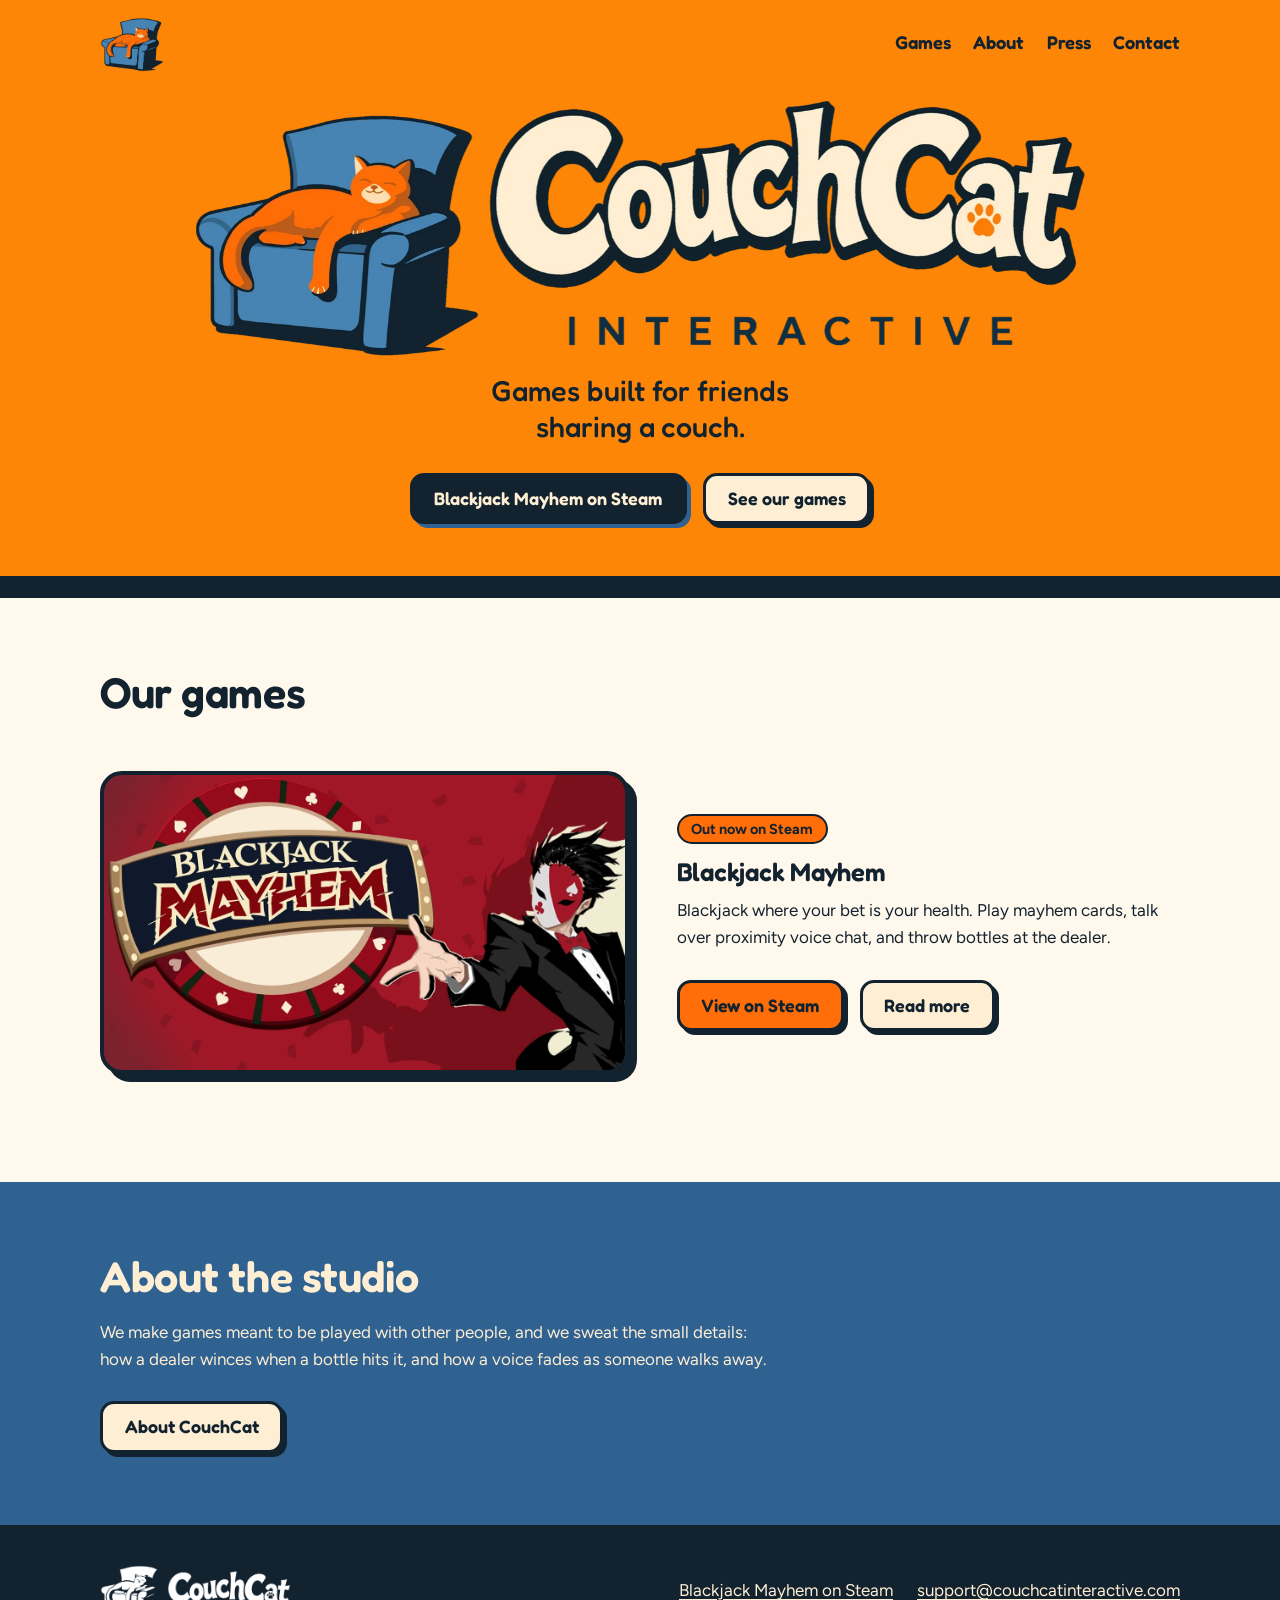
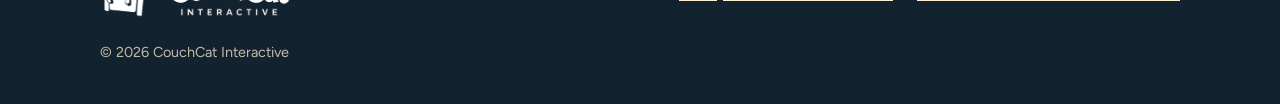
<file: index.html>
<!doctype html>
<html lang="en">
<head>
<meta charset="utf-8">
<meta name="viewport" content="width=device-width, initial-scale=1">
<title>CouchCat Interactive | Independent game studio</title>
<meta name="description" content="CouchCat Interactive is an independent game studio. Makers of Blackjack Mayhem, out now on Steam.">
<link rel="canonical" href="https://couchcatinteractive.com/">
<meta property="og:title" content="CouchCat Interactive | Independent game studio">
<meta property="og:description" content="CouchCat Interactive is an independent game studio. Makers of Blackjack Mayhem, out now on Steam.">
<meta property="og:type" content="website">
<meta property="og:url" content="https://couchcatinteractive.com/">
<meta property="og:image" content="https://couchcatinteractive.com/img/og-image.png">
<meta name="twitter:card" content="summary_large_image">
<meta name="theme-color" content="#FD8606">
<link rel="icon" href="img/favicon-32.png" sizes="32x32" type="image/png">
<link rel="icon" href="img/favicon-192.png" sizes="192x192" type="image/png">
<link rel="apple-touch-icon" href="img/apple-touch-icon.png">
<link rel="preconnect" href="https://fonts.googleapis.com">
<link rel="preconnect" href="https://fonts.gstatic.com" crossorigin>
<link href="https://fonts.googleapis.com/css2?family=Fredoka:wght@500;600;700&family=Figtree:wght@400;500;600;700&display=swap" rel="stylesheet">
<link rel="stylesheet" href="style.css">
</head>
<body>
<a class="skip" href="#main">Skip to content</a>
<header class="site"><div class="wrap bar"><a class="brand home" href="index.html"><img class="mark" src="img/logo-mark.webp" width="700" height="634" alt="CouchCat Interactive home"></a><nav aria-label="Main"><ul><li><a href="games.html">Games</a></li><li><a href="about.html">About</a></li><li><a href="press.html">Press</a></li><li><a href="contact.html">Contact</a></li></ul></nav></div></header>
<main id="main">
<section class="hero"><div class="wrap">
<h1><img class="logo" src="img/logo-full.webp" width="1400" height="414" alt="CouchCat Interactive" fetchpriority="high"></h1>
<p class="tag">Games built for friends sharing a couch.</p>
<div class="actions"><a class="btn dark" href="https://store.steampowered.com/app/4468220/">Blackjack Mayhem on Steam</a><a class="btn" href="games.html">See our games</a></div>
</div></section><div class="floor"></div>
<section class="block"><div class="wrap">
<h2>Our games</h2>
<article class="game"><div class="frame"><img src="img/bjm/capsule.webp" width="1232" height="706" alt="Blackjack Mayhem key art: the masked dealer beside the game logo" loading="lazy"></div><div>
<div class="status live">Out now on Steam</div>
<h3>Blackjack Mayhem</h3><p>Blackjack where your bet is your health. Play mayhem cards, talk over proximity voice chat, and throw bottles at the dealer.</p>
<div class="actions"><a class="btn hot" href="https://store.steampowered.com/app/4468220/">View on Steam</a><a class="btn" href="games.html#blackjack-mayhem">Read more</a></div></div></article>
</div></section>
<section class="block blue"><div class="wrap">
<h2>About the studio</h2>
<p>We make games meant to be played with other people, and we sweat the small details: how a dealer winces when a bottle hits it, and how a voice fades as someone walks away.</p>
<div class="actions"><a class="btn" href="about.html">About CouchCat</a></div>
</div></section>
</main>
<footer class="site"><div class="wrap">
<a href="index.html"><img src="img/logo-white.webp" width="900" height="245" alt="CouchCat Interactive"></a>
<ul><li><a href="https://store.steampowered.com/app/4468220/">Blackjack Mayhem on Steam</a></li><li><a href="mailto:support@couchcatinteractive.com">support@couchcatinteractive.com</a></li></ul>
<small>&copy; 2026 CouchCat Interactive</small>
</div></footer>
</body>
</html>
</file>
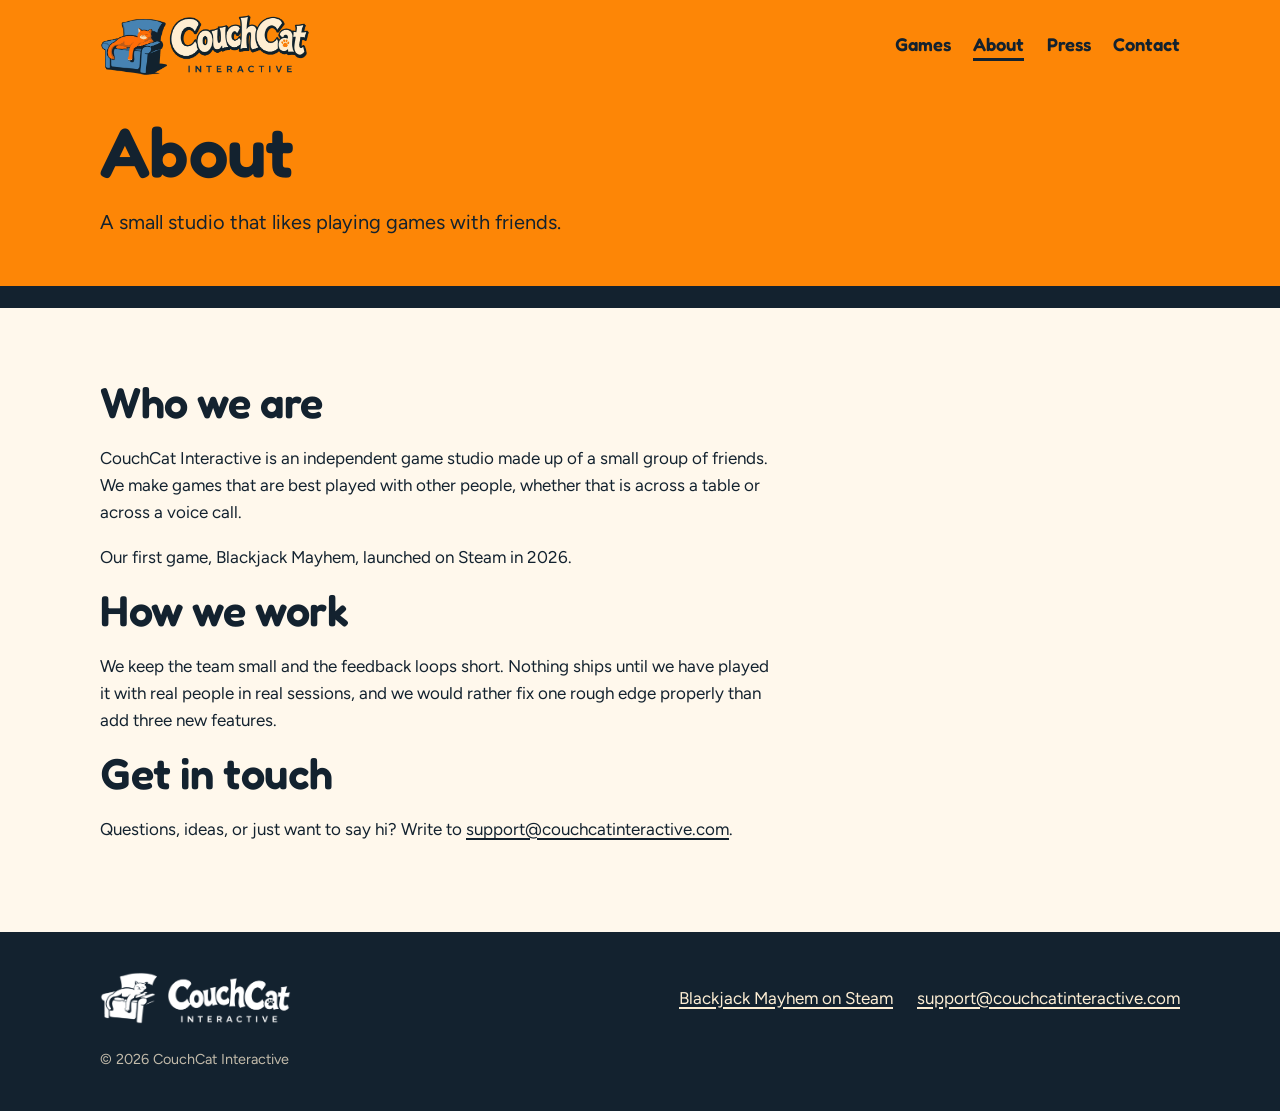
<file: about.html>
<!doctype html>
<html lang="en">
<head>
<meta charset="utf-8">
<meta name="viewport" content="width=device-width, initial-scale=1">
<title>About | CouchCat Interactive</title>
<meta name="description" content="CouchCat Interactive is a small independent studio making games to play with friends.">
<link rel="canonical" href="https://couchcatinteractive.com/about.html">
<meta property="og:title" content="About | CouchCat Interactive">
<meta property="og:description" content="CouchCat Interactive is a small independent studio making games to play with friends.">
<meta property="og:type" content="website">
<meta property="og:url" content="https://couchcatinteractive.com/about.html">
<meta property="og:image" content="https://couchcatinteractive.com/img/og-image.png">
<meta name="twitter:card" content="summary_large_image">
<meta name="theme-color" content="#FD8606">
<link rel="icon" href="img/favicon-32.png" sizes="32x32" type="image/png">
<link rel="icon" href="img/favicon-192.png" sizes="192x192" type="image/png">
<link rel="apple-touch-icon" href="img/apple-touch-icon.png">
<link rel="preconnect" href="https://fonts.googleapis.com">
<link rel="preconnect" href="https://fonts.gstatic.com" crossorigin>
<link href="https://fonts.googleapis.com/css2?family=Fredoka:wght@500;600;700&family=Figtree:wght@400;500;600;700&display=swap" rel="stylesheet">
<link rel="stylesheet" href="style.css">
</head>
<body>
<a class="skip" href="#main">Skip to content</a>
<header class="site"><div class="wrap bar"><a class="brand" href="index.html"><img src="img/logo-full.webp" width="1400" height="414" alt="CouchCat Interactive home"></a><nav aria-label="Main"><ul><li><a href="games.html">Games</a></li><li><a href="about.html" aria-current="page">About</a></li><li><a href="press.html">Press</a></li><li><a href="contact.html">Contact</a></li></ul></nav></div></header>
<main id="main">
<section class="pagehead"><div class="wrap"><h1>About</h1><p>A small studio that likes playing games with friends.</p></div></section><div class="floor"></div>
<section class="block"><div class="wrap">
<h2>Who we are</h2>
<p>CouchCat Interactive is an independent game studio made up of a small group of friends. We make games that are best played with other people, whether that is across a table or across a voice call.</p>
<p>Our first game, Blackjack Mayhem, launched on Steam in 2026.</p>
<h2>How we work</h2>
<p>We keep the team small and the feedback loops short. Nothing ships until we have played it with real people in real sessions, and we would rather fix one rough edge properly than add three new features.</p>
<h2>Get in touch</h2>
<p>Questions, ideas, or just want to say hi? Write to <a href="mailto:support@couchcatinteractive.com">support@couchcatinteractive.com</a>.</p>
</div></section>
</main>
<footer class="site"><div class="wrap">
<a href="index.html"><img src="img/logo-white.webp" width="900" height="245" alt="CouchCat Interactive"></a>
<ul><li><a href="https://store.steampowered.com/app/4468220/">Blackjack Mayhem on Steam</a></li><li><a href="mailto:support@couchcatinteractive.com">support@couchcatinteractive.com</a></li></ul>
<small>&copy; 2026 CouchCat Interactive</small>
</div></footer>
</body>
</html>
</file>
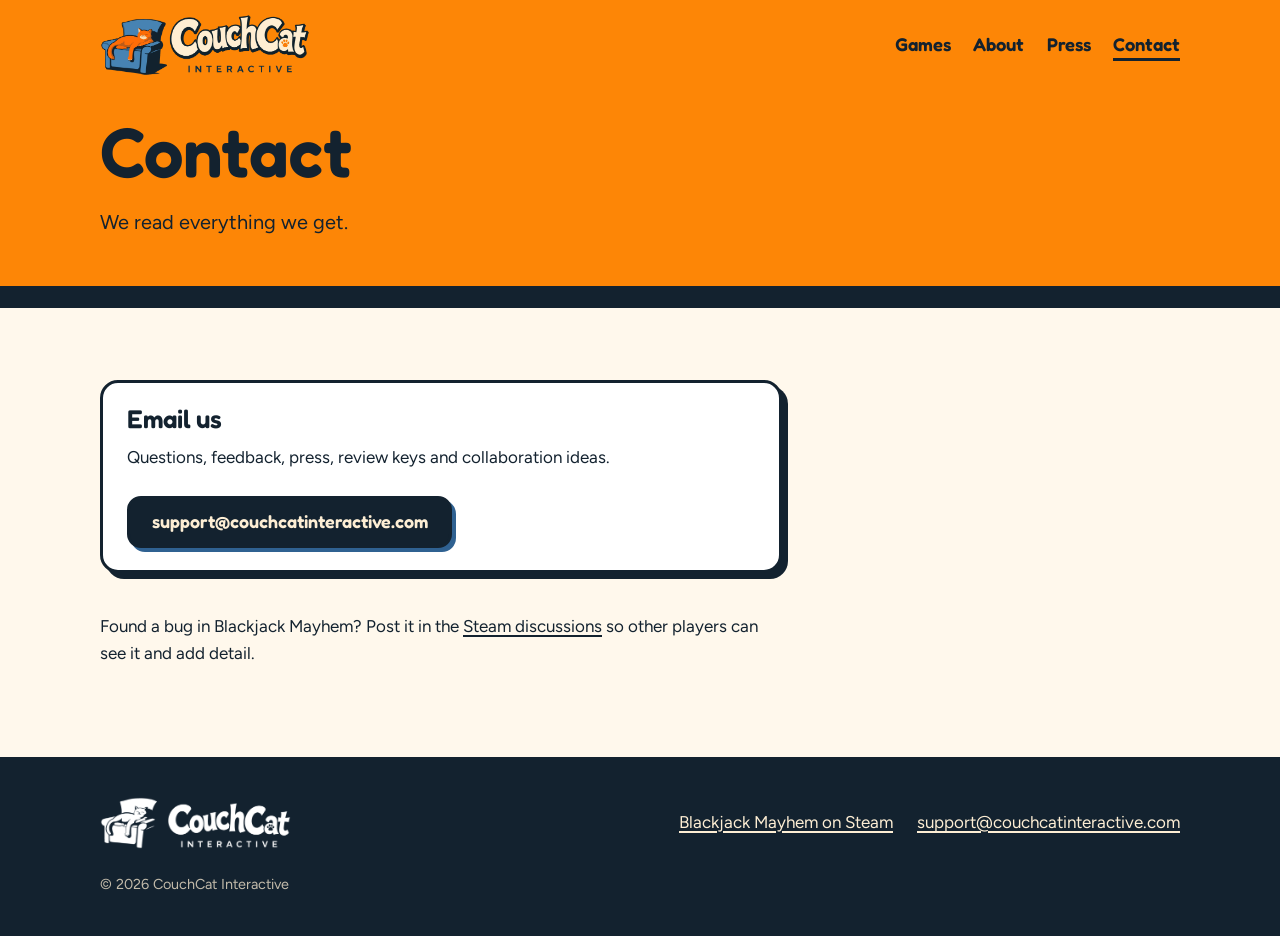
<file: contact.html>
<!doctype html>
<html lang="en">
<head>
<meta charset="utf-8">
<meta name="viewport" content="width=device-width, initial-scale=1">
<title>Contact | CouchCat Interactive</title>
<meta name="description" content="Contact CouchCat Interactive for questions, press and review keys.">
<link rel="canonical" href="https://couchcatinteractive.com/contact.html">
<meta property="og:title" content="Contact | CouchCat Interactive">
<meta property="og:description" content="Contact CouchCat Interactive for questions, press and review keys.">
<meta property="og:type" content="website">
<meta property="og:url" content="https://couchcatinteractive.com/contact.html">
<meta property="og:image" content="https://couchcatinteractive.com/img/og-image.png">
<meta name="twitter:card" content="summary_large_image">
<meta name="theme-color" content="#FD8606">
<link rel="icon" href="img/favicon-32.png" sizes="32x32" type="image/png">
<link rel="icon" href="img/favicon-192.png" sizes="192x192" type="image/png">
<link rel="apple-touch-icon" href="img/apple-touch-icon.png">
<link rel="preconnect" href="https://fonts.googleapis.com">
<link rel="preconnect" href="https://fonts.gstatic.com" crossorigin>
<link href="https://fonts.googleapis.com/css2?family=Fredoka:wght@500;600;700&family=Figtree:wght@400;500;600;700&display=swap" rel="stylesheet">
<link rel="stylesheet" href="style.css">
</head>
<body>
<a class="skip" href="#main">Skip to content</a>
<header class="site"><div class="wrap bar"><a class="brand" href="index.html"><img src="img/logo-full.webp" width="1400" height="414" alt="CouchCat Interactive home"></a><nav aria-label="Main"><ul><li><a href="games.html">Games</a></li><li><a href="about.html">About</a></li><li><a href="press.html">Press</a></li><li><a href="contact.html" aria-current="page">Contact</a></li></ul></nav></div></header>
<main id="main">
<section class="pagehead"><div class="wrap"><h1>Contact</h1><p>We read everything we get.</p></div></section><div class="floor"></div>
<section class="block"><div class="wrap">
<div class="panel"><h3>Email us</h3><p>Questions, feedback, press, review keys and collaboration ideas.</p><a class="btn dark" href="mailto:support@couchcatinteractive.com">support@couchcatinteractive.com</a></div>
<p>Found a bug in Blackjack Mayhem? Post it in the <a href="https://steamcommunity.com/app/4468220/discussions/">Steam discussions</a> so other players can see it and add detail.</p>
</div></section>
</main>
<footer class="site"><div class="wrap">
<a href="index.html"><img src="img/logo-white.webp" width="900" height="245" alt="CouchCat Interactive"></a>
<ul><li><a href="https://store.steampowered.com/app/4468220/">Blackjack Mayhem on Steam</a></li><li><a href="mailto:support@couchcatinteractive.com">support@couchcatinteractive.com</a></li></ul>
<small>&copy; 2026 CouchCat Interactive</small>
</div></footer>
</body>
</html>
</file>
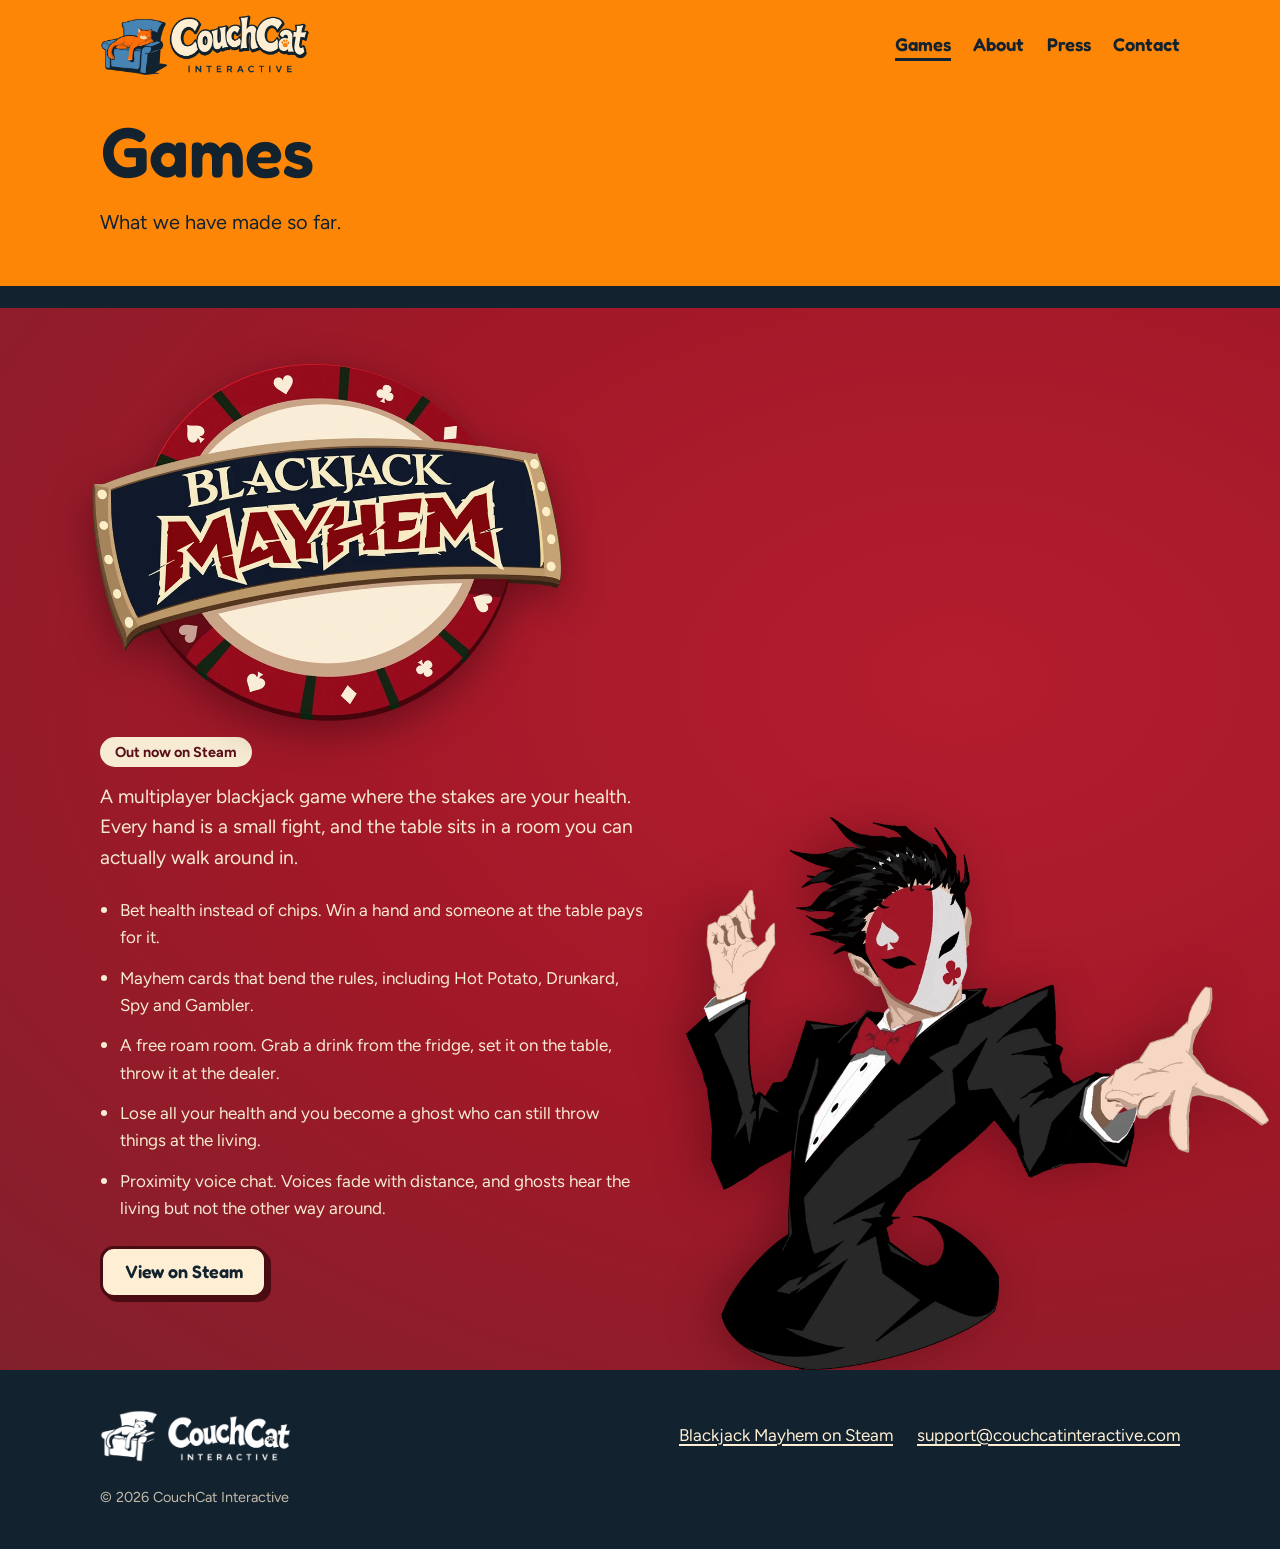
<file: games.html>
<!doctype html>
<html lang="en">
<head>
<meta charset="utf-8">
<meta name="viewport" content="width=device-width, initial-scale=1">
<title>Games | CouchCat Interactive</title>
<meta name="description" content="Blackjack Mayhem, a multiplayer blackjack game where you bet your health. Out now on Steam.">
<link rel="canonical" href="https://couchcatinteractive.com/games.html">
<meta property="og:title" content="Games | CouchCat Interactive">
<meta property="og:description" content="Blackjack Mayhem, a multiplayer blackjack game where you bet your health. Out now on Steam.">
<meta property="og:type" content="website">
<meta property="og:url" content="https://couchcatinteractive.com/games.html">
<meta property="og:image" content="https://couchcatinteractive.com/img/bjm/og.png">
<meta name="twitter:card" content="summary_large_image">
<meta name="theme-color" content="#FD8606">
<link rel="icon" href="img/favicon-32.png" sizes="32x32" type="image/png">
<link rel="icon" href="img/favicon-192.png" sizes="192x192" type="image/png">
<link rel="apple-touch-icon" href="img/apple-touch-icon.png">
<link rel="preconnect" href="https://fonts.googleapis.com">
<link rel="preconnect" href="https://fonts.gstatic.com" crossorigin>
<link href="https://fonts.googleapis.com/css2?family=Fredoka:wght@500;600;700&family=Figtree:wght@400;500;600;700&display=swap" rel="stylesheet">
<link rel="stylesheet" href="style.css">
</head>
<body>
<a class="skip" href="#main">Skip to content</a>
<header class="site"><div class="wrap bar"><a class="brand" href="index.html"><img src="img/logo-full.webp" width="1400" height="414" alt="CouchCat Interactive home"></a><nav aria-label="Main"><ul><li><a href="games.html" aria-current="page">Games</a></li><li><a href="about.html">About</a></li><li><a href="press.html">Press</a></li><li><a href="contact.html">Contact</a></li></ul></nav></div></header>
<main id="main">
<section class="pagehead"><div class="wrap"><h1>Games</h1><p>What we have made so far.</p></div></section><div class="floor"></div>
<section class="band bjm" id="blackjack-mayhem"><div class="wrap inner">
<div class="copy">
<h2 class="logo-head"><img class="game-logo" src="img/bjm/logo.webp" width="900" height="683" alt="Blackjack Mayhem"></h2>
<div class="status">Out now on Steam</div>
<p class="lede">A multiplayer blackjack game where the stakes are your health. Every hand is a small fight, and the table sits in a room you can actually walk around in.</p>
<ul class="features">
<li>Bet health instead of chips. Win a hand and someone at the table pays for it.</li>
<li>Mayhem cards that bend the rules, including Hot Potato, Drunkard, Spy and Gambler.</li>
<li>A free roam room. Grab a drink from the fridge, set it on the table, throw it at the dealer.</li>
<li>Lose all your health and you become a ghost who can still throw things at the living.</li>
<li>Proximity voice chat. Voices fade with distance, and ghosts hear the living but not the other way around.</li>
</ul>
<a class="btn" href="https://store.steampowered.com/app/4468220/">View on Steam</a>
</div>
<img class="dealer" src="img/bjm/dealer.webp" width="1000" height="949" alt="The masked dealer of Blackjack Mayhem, reaching toward the table" loading="lazy">
</div></section>
</main>
<footer class="site"><div class="wrap">
<a href="index.html"><img src="img/logo-white.webp" width="900" height="245" alt="CouchCat Interactive"></a>
<ul><li><a href="https://store.steampowered.com/app/4468220/">Blackjack Mayhem on Steam</a></li><li><a href="mailto:support@couchcatinteractive.com">support@couchcatinteractive.com</a></li></ul>
<small>&copy; 2026 CouchCat Interactive</small>
</div></footer>
</body>
</html>
</file>
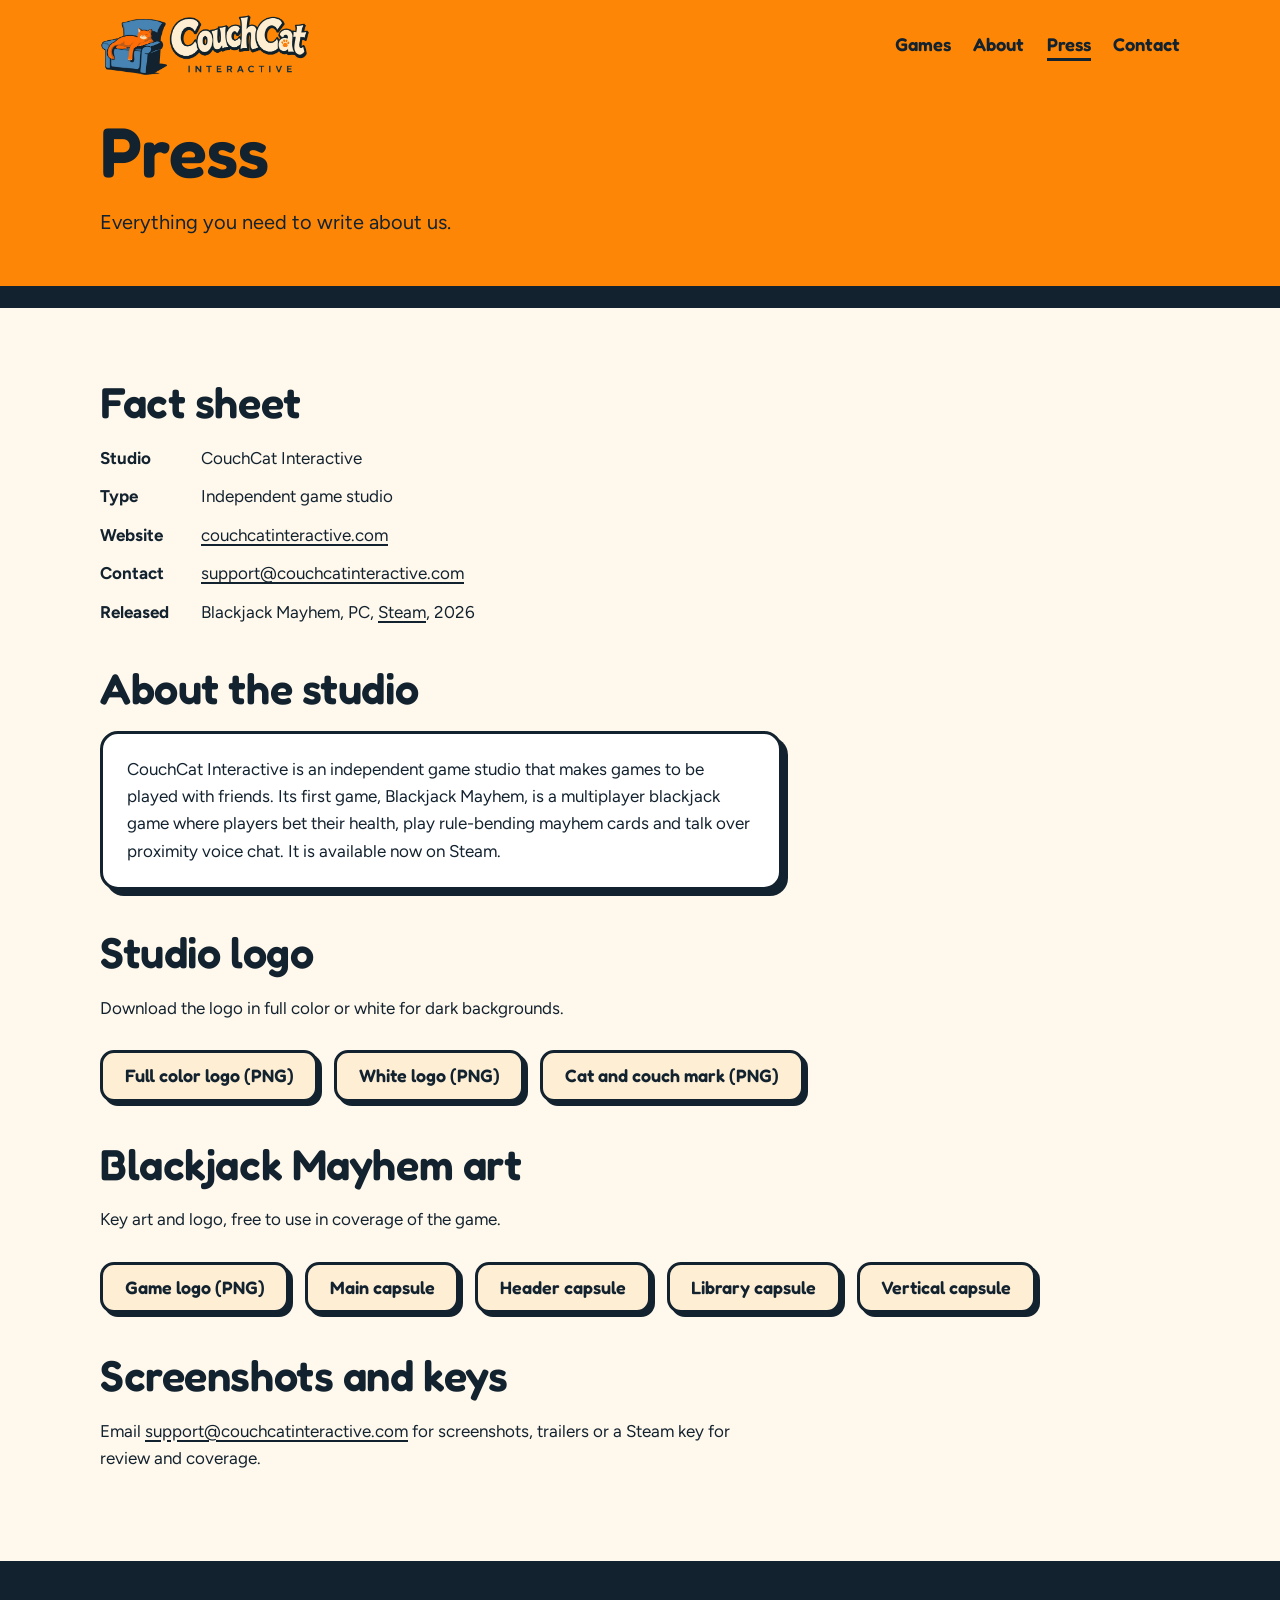
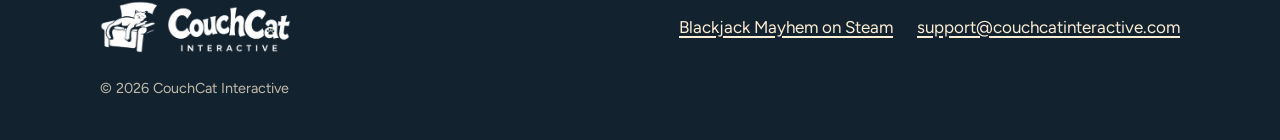
<file: press.html>
<!doctype html>
<html lang="en">
<head>
<meta charset="utf-8">
<meta name="viewport" content="width=device-width, initial-scale=1">
<title>Press | CouchCat Interactive</title>
<meta name="description" content="Fact sheet, studio description, logos and contact for CouchCat Interactive.">
<link rel="canonical" href="https://couchcatinteractive.com/press.html">
<meta property="og:title" content="Press | CouchCat Interactive">
<meta property="og:description" content="Fact sheet, studio description, logos and contact for CouchCat Interactive.">
<meta property="og:type" content="website">
<meta property="og:url" content="https://couchcatinteractive.com/press.html">
<meta property="og:image" content="https://couchcatinteractive.com/img/og-image.png">
<meta name="twitter:card" content="summary_large_image">
<meta name="theme-color" content="#FD8606">
<link rel="icon" href="img/favicon-32.png" sizes="32x32" type="image/png">
<link rel="icon" href="img/favicon-192.png" sizes="192x192" type="image/png">
<link rel="apple-touch-icon" href="img/apple-touch-icon.png">
<link rel="preconnect" href="https://fonts.googleapis.com">
<link rel="preconnect" href="https://fonts.gstatic.com" crossorigin>
<link href="https://fonts.googleapis.com/css2?family=Fredoka:wght@500;600;700&family=Figtree:wght@400;500;600;700&display=swap" rel="stylesheet">
<link rel="stylesheet" href="style.css">
</head>
<body>
<a class="skip" href="#main">Skip to content</a>
<header class="site"><div class="wrap bar"><a class="brand" href="index.html"><img src="img/logo-full.webp" width="1400" height="414" alt="CouchCat Interactive home"></a><nav aria-label="Main"><ul><li><a href="games.html">Games</a></li><li><a href="about.html">About</a></li><li><a href="press.html" aria-current="page">Press</a></li><li><a href="contact.html">Contact</a></li></ul></nav></div></header>
<main id="main">
<section class="pagehead"><div class="wrap"><h1>Press</h1><p>Everything you need to write about us.</p></div></section><div class="floor"></div>
<section class="block"><div class="wrap">
<h2>Fact sheet</h2>
<dl class="facts">
<dt>Studio</dt><dd>CouchCat Interactive</dd>
<dt>Type</dt><dd>Independent game studio</dd>
<dt>Website</dt><dd><a href="https://couchcatinteractive.com/">couchcatinteractive.com</a></dd>
<dt>Contact</dt><dd><a href="mailto:support@couchcatinteractive.com">support@couchcatinteractive.com</a></dd>
<dt>Released</dt><dd>Blackjack Mayhem, PC, <a href="https://store.steampowered.com/app/4468220/">Steam</a>, 2026</dd>
</dl>
<h2>About the studio</h2>
<div class="panel"><p>CouchCat Interactive is an independent game studio that makes games to be played with friends. Its first game, Blackjack Mayhem, is a multiplayer blackjack game where players bet their health, play rule-bending mayhem cards and talk over proximity voice chat. It is available now on Steam.</p></div>
<h2>Studio logo</h2>
<p>Download the logo in full color or white for dark backgrounds.</p>
<div class="actions" style="margin-bottom:2.5rem"><a class="btn" href="img/logo-full.png" download>Full color logo (PNG)</a><a class="btn" href="img/logo-white.png" download>White logo (PNG)</a><a class="btn" href="img/logo-mark.png" download>Cat and couch mark (PNG)</a></div>
<h2>Blackjack Mayhem art</h2>
<p>Key art and logo, free to use in coverage of the game.</p>
<div class="actions" style="margin-bottom:2.5rem"><a class="btn" href="img/bjm/logo.png" download>Game logo (PNG)</a><a class="btn" href="img/bjm/main-capsule.png" download>Main capsule</a><a class="btn" href="img/bjm/header-capsule.png" download>Header capsule</a><a class="btn" href="img/bjm/library-capsule.png" download>Library capsule</a><a class="btn" href="img/bjm/vertical-capsule.png" download>Vertical capsule</a></div>
<h2>Screenshots and keys</h2>
<p>Email <a href="mailto:support@couchcatinteractive.com">support@couchcatinteractive.com</a> for screenshots, trailers or a Steam key for review and coverage.</p>
</div></section>
</main>
<footer class="site"><div class="wrap">
<a href="index.html"><img src="img/logo-white.webp" width="900" height="245" alt="CouchCat Interactive"></a>
<ul><li><a href="https://store.steampowered.com/app/4468220/">Blackjack Mayhem on Steam</a></li><li><a href="mailto:support@couchcatinteractive.com">support@couchcatinteractive.com</a></li></ul>
<small>&copy; 2026 CouchCat Interactive</small>
</div></footer>
</body>
</html>
</file>
<file: style.css>
:root{
  --orange:#FD8606;
  --cat:#FF6E08;
  --navy:#13222F;
  --couch:#4A84B5;
  --couch-deep:#2F6191;
  --cream:#FDEED4;
  --paper:#FFF8EC;
  --max:1120px;
}
*{box-sizing:border-box}
html{scroll-behavior:smooth}
body{margin:0;font-family:Figtree,system-ui,-apple-system,"Segoe UI",sans-serif;font-size:1.0625rem;line-height:1.6;color:var(--navy);background:var(--paper)}
img{max-width:100%;height:auto}
h1,h2,h3{font-family:Fredoka,"Trebuchet MS",system-ui,sans-serif;font-weight:600;line-height:1.05;letter-spacing:-.01em;margin:0 0 .45em}
h1{font-size:clamp(2.6rem,7vw,4.4rem)}
h2{font-size:clamp(1.9rem,4vw,2.7rem)}
h3{font-size:1.6rem}
p{margin:0 0 1em;max-width:62ch}
a{color:inherit;text-decoration-thickness:2px;text-underline-offset:3px}
a:focus-visible{outline:3px solid var(--navy);outline-offset:3px;border-radius:6px}
.wrap{max-width:var(--max);margin:0 auto;padding:0 1.25rem}
.skip{position:absolute;left:-999px;top:0;background:var(--navy);color:var(--cream);padding:.6rem 1rem;z-index:10}
.skip:focus{left:0}

/* header sits on the orange wall */
header.site{background:var(--orange)}
.bar{display:flex;flex-wrap:wrap;gap:.5rem 1.75rem;align-items:center;justify-content:space-between;padding:.9rem 1.25rem}
.brand{display:block;line-height:0}
.brand img{height:62px;width:auto}
.brand img.mark{height:58px}
nav ul{display:flex;gap:1.4rem;list-style:none;margin:0;padding:0;flex-wrap:wrap}
nav a{font-family:Fredoka,system-ui,sans-serif;font-weight:600;font-size:1.15rem;text-decoration:none;padding:.15rem 0;border-bottom:3px solid transparent}
nav a:hover,nav a[aria-current="page"]{border-color:var(--navy)}

/* hero: the logo on the orange wall, standing on a navy floor */
.hero{background:var(--orange);text-align:center;padding:.5rem 0 3.25rem}
.hero h1{margin:0;line-height:0}
.hero .logo{width:min(900px,100%);display:block;margin:0 auto}
.hero .tag{text-wrap:balance;font-family:Fredoka,system-ui,sans-serif;font-weight:500;font-size:clamp(1.3rem,2.8vw,1.8rem);line-height:1.25;max-width:28ch;margin:.75rem auto 0}
.hero .actions{justify-content:center}
.floor{height:22px;background:var(--navy)}
.pagehead{background:var(--orange);padding:1.5rem 0 3rem}
.pagehead h1{margin-bottom:.25em}
.pagehead p{font-size:1.25rem;margin:0}

/* buttons borrow the logo's chunky outline and hard shadow */
.btn{--sh:var(--navy);display:inline-block;font-family:Fredoka,system-ui,sans-serif;font-weight:600;font-size:1.12rem;line-height:1.2;padding:.75rem 1.35rem;border-radius:14px;border:3px solid var(--navy);background:var(--cream);color:var(--navy);text-decoration:none;box-shadow:4px 4px 0 var(--sh);transition:transform .12s ease,box-shadow .12s ease}
.btn:hover{transform:translate(-2px,-2px);box-shadow:6px 6px 0 var(--sh)}
.btn:active{transform:translate(2px,2px);box-shadow:2px 2px 0 var(--sh)}
.btn.dark{--sh:var(--couch-deep);background:var(--navy);color:var(--cream)}
.btn.hot{background:var(--cat)}
.btn:focus-visible{outline:3px solid var(--navy);outline-offset:4px}
.actions{display:flex;flex-wrap:wrap;gap:1rem;margin-top:1.75rem}

/* sections */
.block{padding:4.5rem 0}
.block.blue{background:var(--couch-deep);color:var(--cream)}
.block.blue h2{color:var(--cream)}
.game{display:grid;grid-template-columns:1.05fr 1fr;gap:3rem;align-items:center;padding:2.25rem 0}
.game.flip .frame{order:2}
.frame{border:4px solid var(--navy);border-radius:22px;overflow:hidden;box-shadow:8px 8px 0 var(--navy);aspect-ratio:1232/706;background:var(--navy)}
.frame svg,.frame img{display:block;width:100%;height:100%;object-fit:cover}
.status{display:inline-block;border:2px solid var(--navy);border-radius:999px;padding:.1rem .8rem;font-weight:700;font-size:.9rem;margin-bottom:.9rem;background:var(--cream)}
.status.live{background:var(--cat)}
.features{padding-left:1.25rem;max-width:60ch;margin:0 0 1.5rem}
.features li{margin-bottom:.55em}
.features li::marker{color:var(--cat);font-size:1.2em}
@media(max-width:860px){
  .game{grid-template-columns:1fr;gap:1.75rem}
  .game.flip .frame{order:0}
  .brand img{height:40px}
  .brand img.mark{height:48px}
  nav ul{gap:1.1rem}
  nav a{font-size:1.05rem}
}

@media(max-width:480px){
  .bar{gap:.5rem 1rem}
  nav ul{gap:.7rem}
  nav a{font-size:.98rem}
  .brand img.mark{height:42px}
  .frame{box-shadow:6px 6px 0 var(--navy)}
  .hero .actions .btn{width:100%;text-align:center}
  nav{width:100%}
  .brand.home{display:none}
  .brand.home + nav ul{justify-content:center}
  .panel .btn{font-size:1rem}
}

/* press */
.facts{display:grid;grid-template-columns:max-content 1fr;gap:.7rem 2rem;margin:0 0 2.5rem;max-width:760px}
.facts dt{font-weight:700}
.facts dd{margin:0}
@media(max-width:560px){.facts{grid-template-columns:1fr;gap:.1rem}.facts dd{margin-bottom:.8rem}}
.panel{background:#fff;border:3px solid var(--navy);border-radius:18px;box-shadow:6px 6px 0 var(--navy);padding:1.4rem 1.5rem;max-width:62ch;margin:0 0 2.5rem}
.panel p:last-child{margin-bottom:0}
.panel .btn{margin-top:.5rem;max-width:100%;overflow-wrap:anywhere}

/* footer */
footer.site{background:var(--navy);color:var(--cream);padding:2.5rem 0}
footer.site .wrap{display:flex;flex-wrap:wrap;gap:1.5rem 2.5rem;align-items:center;justify-content:space-between}
footer.site img{height:52px;width:auto;display:block}
footer.site ul{display:flex;gap:1.5rem;list-style:none;margin:0;padding:0;flex-wrap:wrap}
footer.site a{color:var(--cream)}
footer.site a:focus-visible{outline-color:var(--cream)}
footer.site small{display:block;opacity:.75;font-size:.9rem;width:100%}

/* the one orchestrated moment: the logo settles onto the floor on load */
@media (prefers-reduced-motion:no-preference){
  .hero .logo{animation:settle .8s cubic-bezier(.3,1.5,.6,1) both}
  .hero .tag,.hero .actions{animation:fade .5s .45s ease-out both}
}
@media (prefers-reduced-motion:reduce){.btn{transition:none}}
@keyframes settle{from{opacity:0;transform:translateY(-18px) scale(.98)}to{opacity:1;transform:none}}
@keyframes fade{from{opacity:0}to{opacity:1}}
.detail .game{align-items:start}
.detail .frame{position:sticky;top:1.5rem}
@media(max-width:860px){.detail .frame{position:static}}

/* games page: each game gets its own world */
.band{position:relative;overflow:hidden}
.band .inner{display:grid;grid-template-columns:1.05fr .95fr;gap:2.5rem}
.band .features li::marker{color:currentColor}
.band.bjm{background:radial-gradient(120% 100% at 75% 35%,#B41D2E 0%,#A11828 45%,#7A222D 100%);color:#F7EBD3;padding-top:3.5rem}
.band.bjm .inner{align-items:end}
.band.bjm .copy{padding-bottom:4.5rem}
.logo-head{margin:0 0 1rem;line-height:0}
.game-logo{width:min(470px,100%);margin-left:-8px;filter:drop-shadow(0 12px 20px rgba(40,0,8,.45))}
.band.bjm .status{background:#F7EBD3;color:#5A0F18;border-color:#F7EBD3}
.band.bjm .lede{font-size:1.2rem}
.band.bjm .btn{--sh:#4A0B13;border-color:#4A0B13}
.dealer{display:block;width:118%;max-width:660px;margin-left:auto;align-self:end;filter:drop-shadow(-10px 0 24px rgba(40,0,8,.35))}
@media(max-width:860px){
  .band .inner{grid-template-columns:1fr;gap:1.5rem}
  .band.bjm .copy{padding-bottom:0}
  .dealer{width:100%;max-width:340px;margin:0 auto}
  }
</file>
